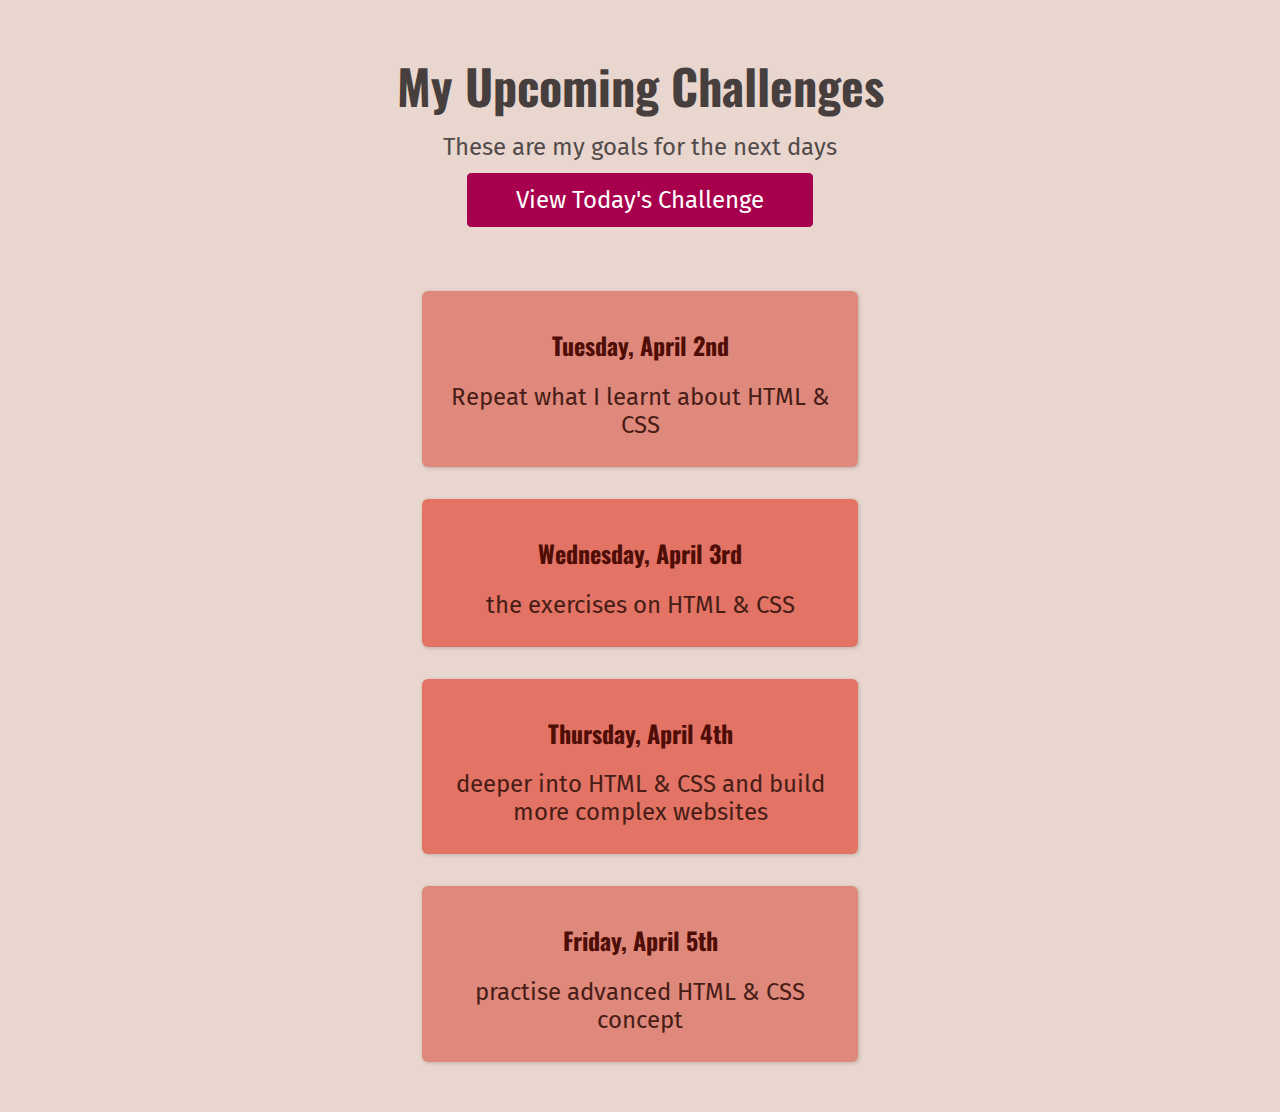
<file: full-week.html>
<!DOCTYPE html>
<html lang="en">
  <head>
    <meta charset="UTF-8" />
    <title>My Upcoming Challnges</title>
    <link rel="preconnect" href="https://fonts.googleapis.com" />
    <link rel="preconnect" href="https://fonts.gstatic.com" crossorigin />
    <link
      href="https://fonts.googleapis.com/css2?family=Fira+Sans:wght@400;700&family=Oswald:wght@700&display=swap"
      rel="stylesheet"
    />
    <link href="styles/shared.css" rel="stylesheet" />
    <link href="styles/full-week.css" rel="stylesheet" />
  </head>
  <body>
    <header>
      <h1>My Upcoming Challenges</h1>
      <P id="descripiton">These are my goals for the next days</P>
      <a href="index.html">View Today's Challenge</a>
    </header>
    <main>
      <ol>
        <li>
          <h2>Tuesday, April 2nd</h2>
          <p>Repeat what I learnt about HTML & CSS</p>
        </li>
        <li class="highlight-goal">
          <h2>Wednesday, April 3rd</h2>
          <p>the exercises on HTML & CSS</p>
        </li>
        <li class="highlight-goal">
          <h2>Thursday, April 4th</h2>
          <p>deeper into HTML & CSS and build more complex websites</p>
        </li>
        <li>
          <h2>Friday, April 5th</h2>
          <p>practise advanced HTML & CSS concept</p>
        </li>
      </ol>
    </main>
  </body>
</html>
</file>
<file: styles/shared.css>
body {
    background-color: rgb(233, 215, 207);
    text-align: center;
    color: rgb(83, 75, 75);
    margin: 50px; 
    background-image: -webkit-image-set(50);
}

h1 {
    font-family: 'oswald', sans-serif;
}

p {
    font-family: 'fira sans', sans-serif;
    font-size: 24px;
}

a {
    font-family: 'fira sans', sans-serif;
    text-decoration: none;
    color: rgb(167, 1, 78);
}

a:hover {
    text-decoration: underline;
}
</file>
<file: styles/full-week.css>
header {
    margin-bottom: 64px;
}

h1{
    font-size: 48px;
    color: rgb(71,62, 62);
    margin: 0;
}

/* #desription {
    margin-bottom: 36px;
} */

header p{
    margin: 12px;
}

a{
    padding: 12px 48px;
    background-color: rgb(167, 1, 78);
    color: white;
    border: 1px solid rgb(167, 1, 78);
    border-radius: 4px;
    font-size: 24px;
    display: inline-block;
    margin: 0;

}

a:hover {
    background-color: rgb(180, 12, 90);
    text-decoration: none;

}

ol {
    list-style: none;
    width: 500px;
    margin: 36px auto 0 auto;
    padding: 0;
}

li {
   padding: 16px;
   box-shadow: 1px 1px 4px rgba(0, 0, 0, 0.2);
   margin: 32px;
   background-color: rgb(223, 136, 124);
   border-radius: 6px;
}

h2 {
    color: rgb(78, 13, 5);
    font-family: 'oswald', 'sans-serif';
}

main p {
    margin: 12px;
    color: rgb(71, 29, 22);
}

.highlight-goal {
    background-color: rgb(226, 115, 101);
}
</file>
